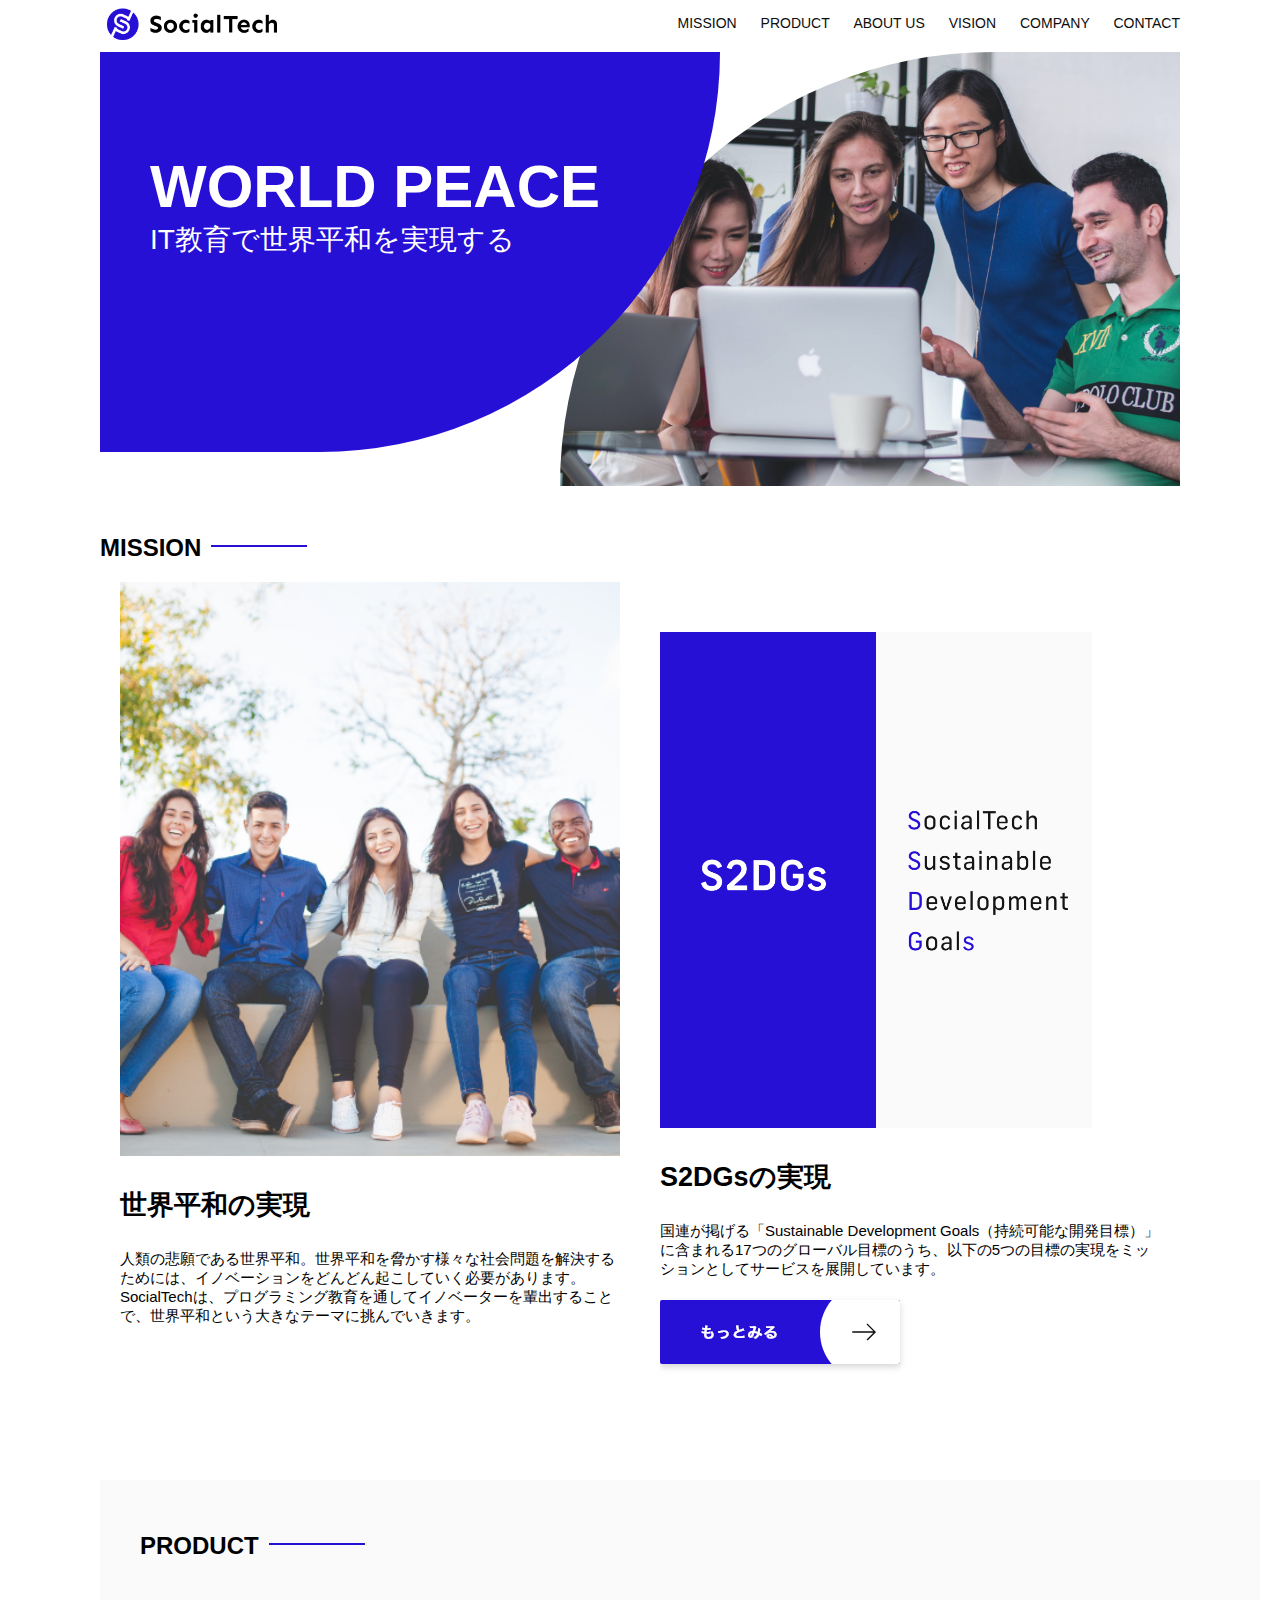
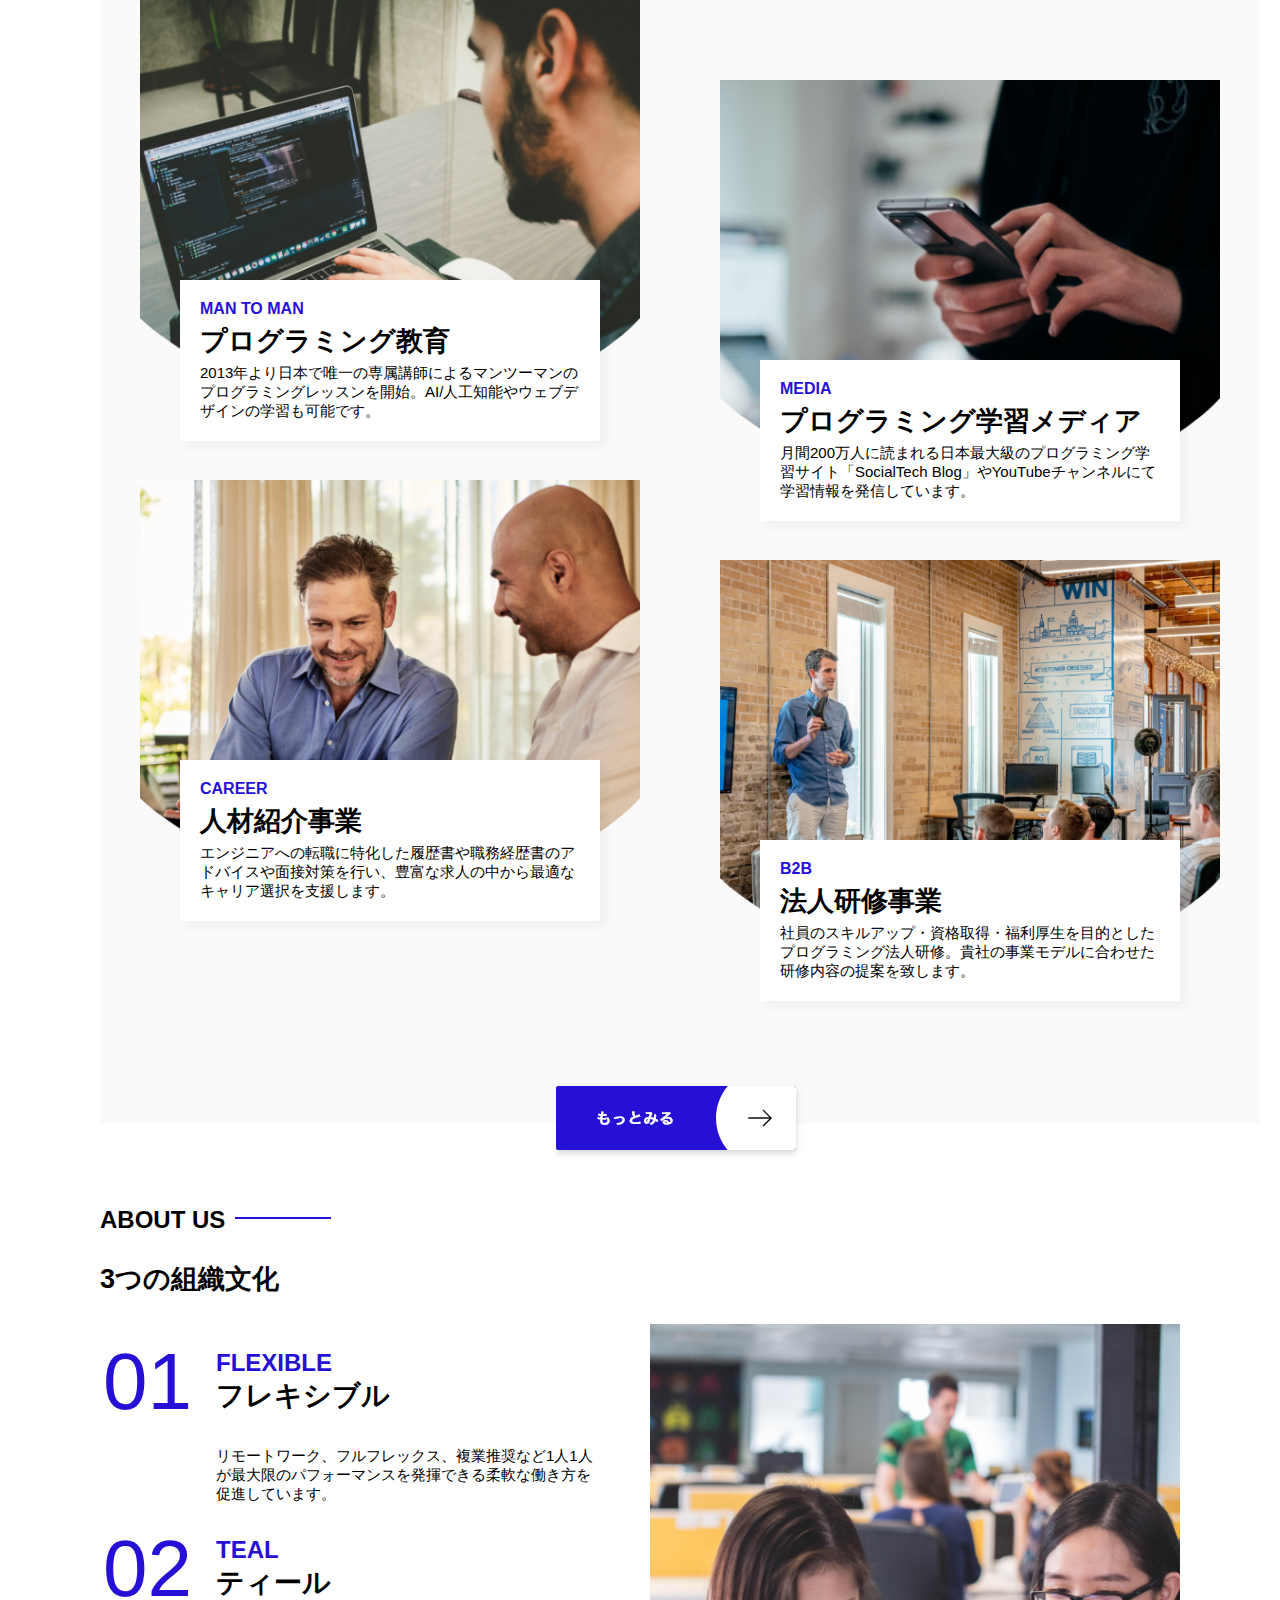
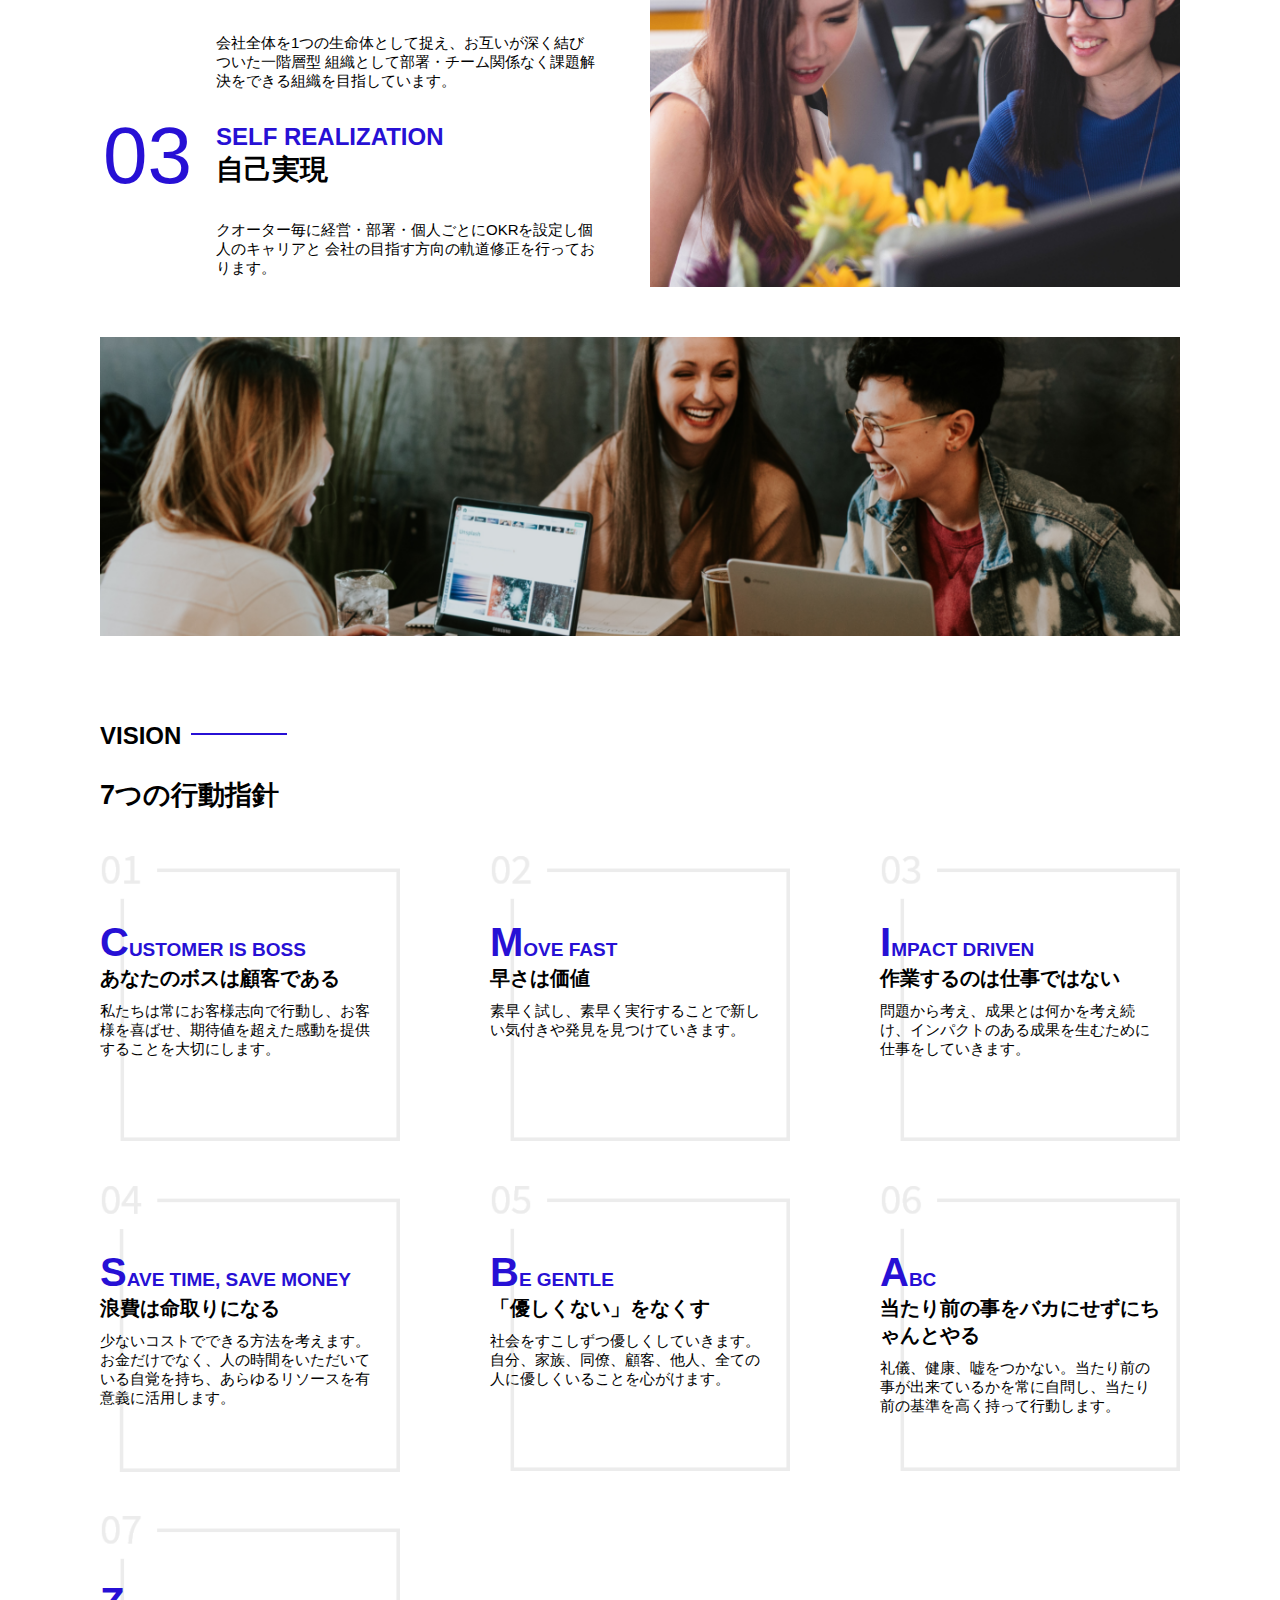
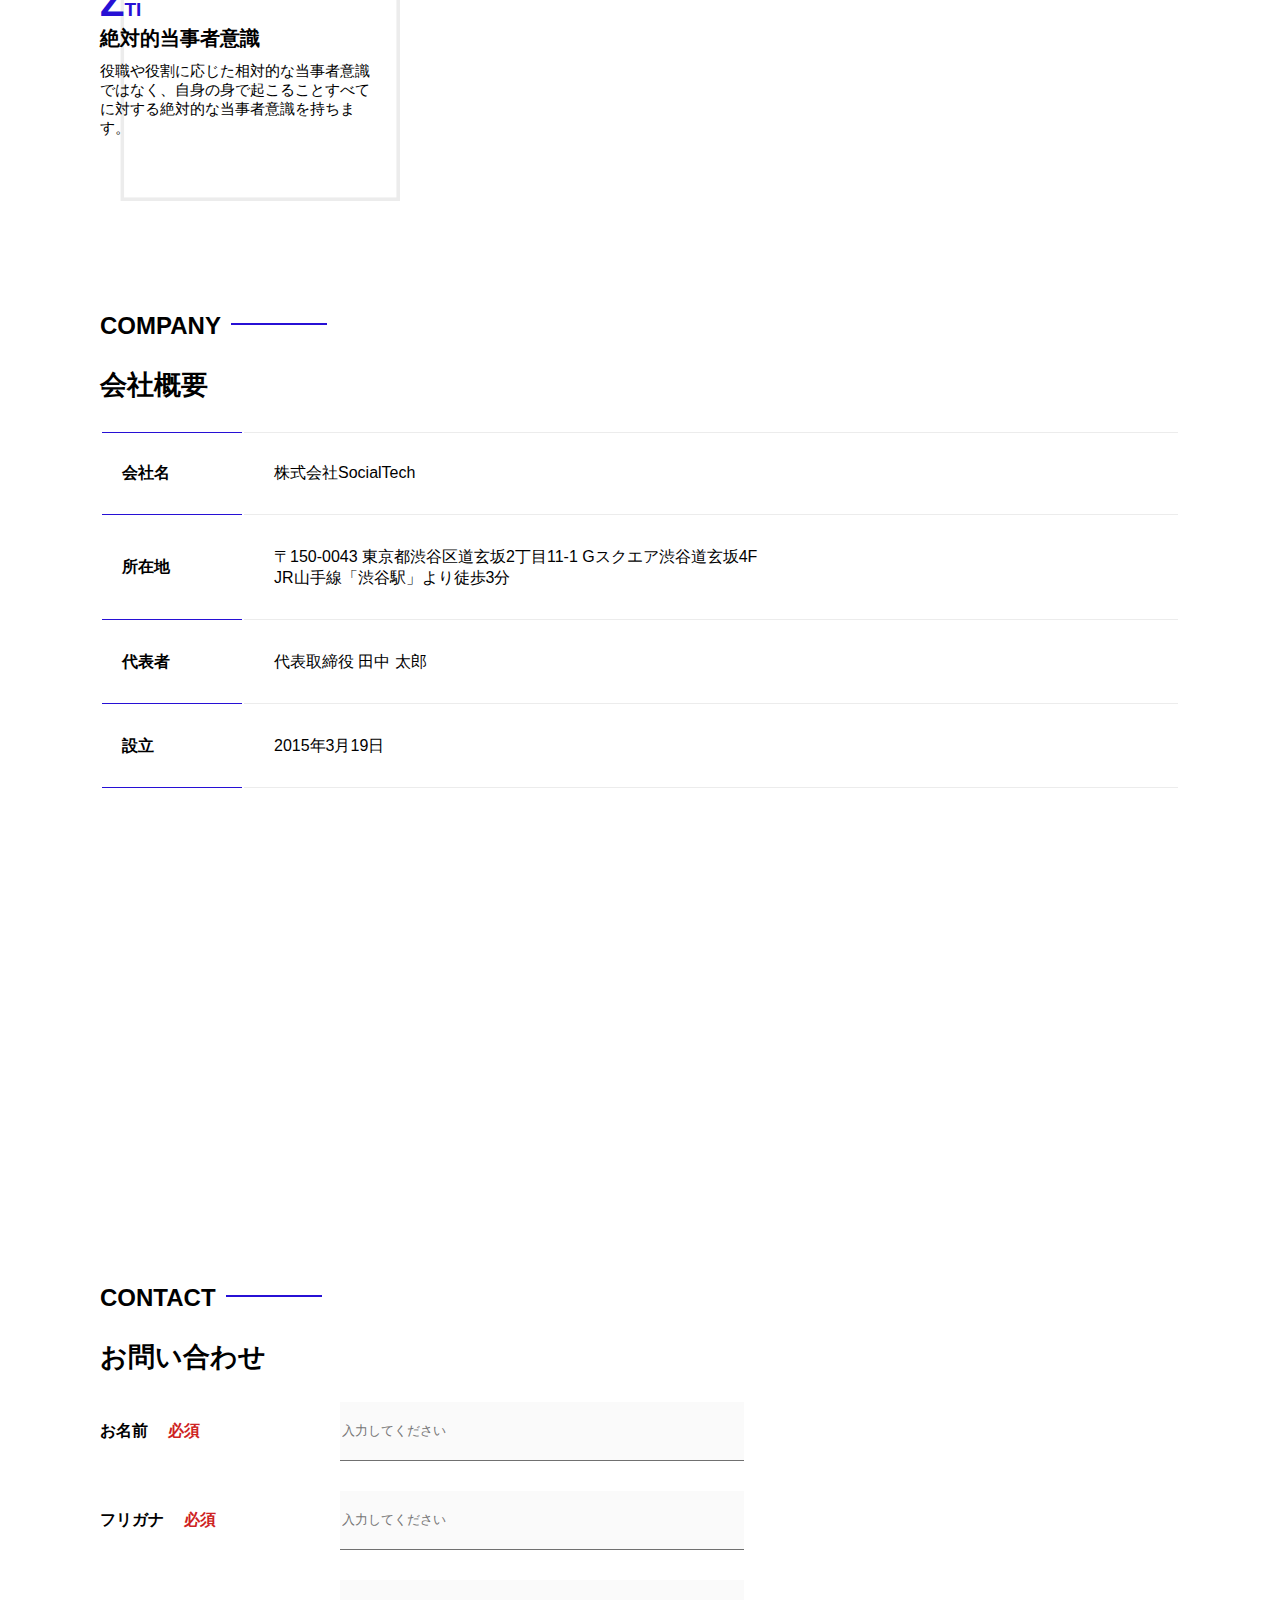
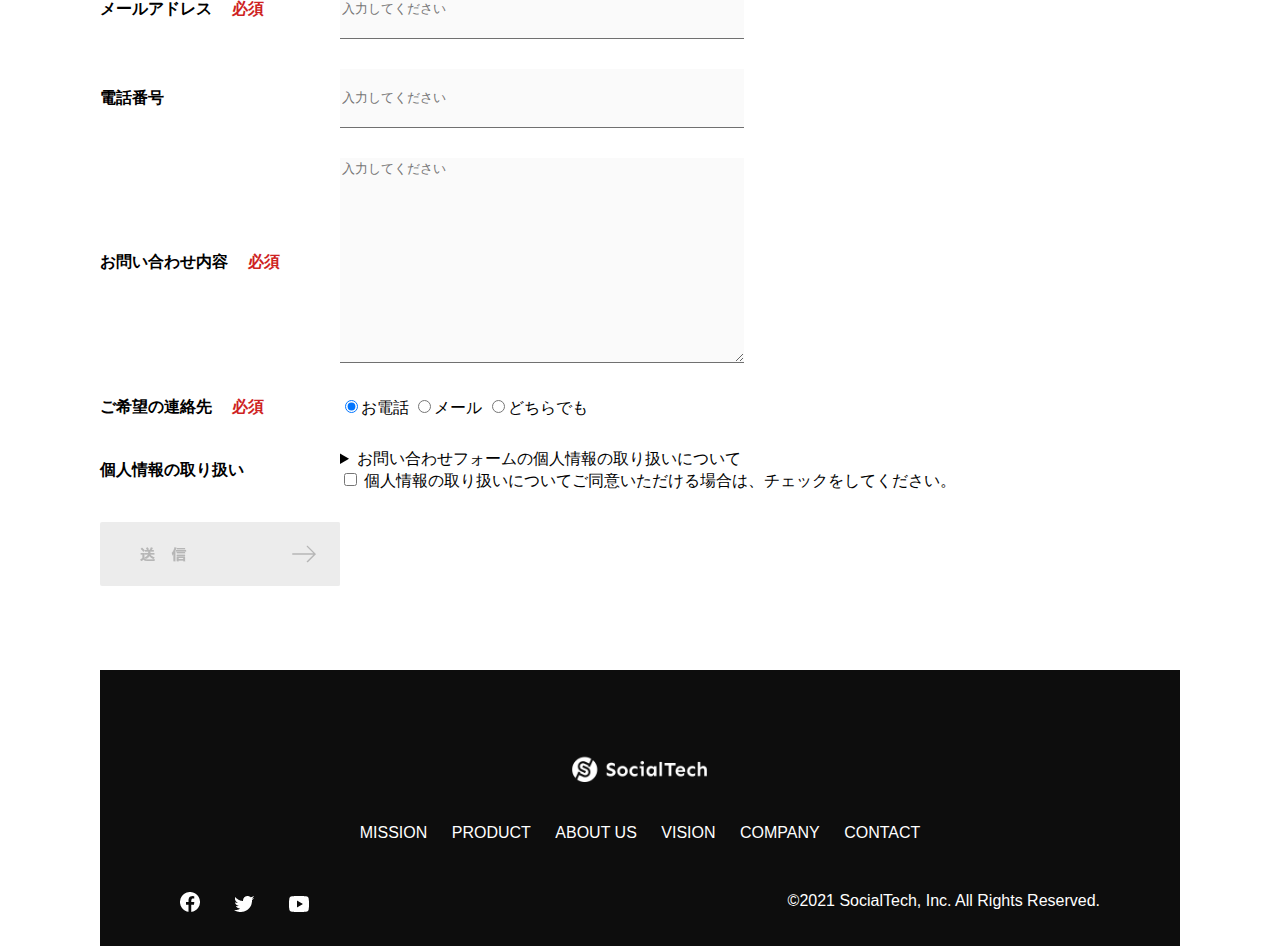
<file: kadai_tutorial_output/index.html>
<!DOCTYPE html>
<html>
  <head>
    <title>SocialTech</title>
    <meta charset="UTF-8" />
    <meta
      name="description"
      content="SocialTechはEdTech業界のリーディングカンパニーを目指します。"
    />
    <meta name="viewport" content="width=device-width, initial-scale=1.0" />
    <link rel="stylesheet" href="style.css" />
  </head>
  <body>
    <!-- ヘッダー -->
    <header>
      <!-- ロゴ -->
      <a href="index.html" id="logo"
        ><img src="images/logo.png" alt="トップページに戻る"/></a>

      <!-- PC用ナビゲーション -->
      <nav id="nav-pc">
        <a href="mission.html">MISSION</a>
        <a href="product.html">PRODUCT</a>
        <a href="index.html#aboutus">ABOUT US</a>
        <a href="index.html#vision">VISION</a>
        <a href="index.html#company">COMPANY</a>
        <a href="index.html#contact">CONTACT</a>
      </nav>
      <!-- スマホ用メニューボタン -->
    <img id="menu-sp" src="images/button-menu.png" alt="ナビゲーションを開く" onclick="document.getElementById('nav-sp').style.display = 'block'">

    <!-- スマホ用ナビゲーション -->
    <nav id="nav-sp">
      <img id="close" src="images/button-close.png" alt="ナビゲーションを閉じる" onclick="document.getElementById('nav-sp').style.display = 'none'">
      <a id="logo-sp" href="index.html" onclick="document.getElementById('nav-sp').style.display = 'none'"><img
          src="images/logo-sp.png" alt="トップページに戻る"></a>
      <a class="menu" href="mission.html" onclick="document.getElementById('nav-sp').style.display = 'none'">MISSION</a>
      <a class="menu" href="product.html" onclick="document.getElementById('nav-sp').style.display = 'none'">PRODUCT</a>
      <a class="menu" href="index.html#aboutus" onclick="document.getElementById('nav-sp').style.display = 'none'">ABOUT
        US</a>
      <a class="menu" href="index.html#vision"
        onclick="document.getElementById('nav-sp').style.display = 'none'">VISION</a>
      <a class="menu" href="index.html#company"
        onclick="document.getElementById('nav-sp').style.display = 'none'">COMPANY</a>
      <a class="menu" href="index.html#contact"
        onclick="document.getElementById('nav-sp').style.display = 'none'">CONTACT</a>
      <div id="sns">
        <a href="https://www.facebook.com/sejuku2013"><img src="images/button-facebook.png" alt="Facebookのリンク"></a>
        <a href="https://twitter.com/samuraijuku"><img src="images/button-twitter.png" alt="Twitterのリンク"></a>
        <a href="https://www.youtube.com/channel/UCCFOQO5aDK0xXam4cUQXT8g"><img src="images/button-youtube.png" alt="YouTubeのリンク"></a>
      </div>
    </nav>
    </header>
    <main>
      <article>
        <!-- メインビジュアル -->
        <section id="main-visual">
          <div id="main-message">
            <h1>WORLD PEACE</h1>
            <p>IT教育で世界平和を実現する</p>
          </div>
          <img
            src="images/index/index-main.png"
            alt="PCの周りに集まる多国籍の仲間たち"
          />
        </section>
        <!--ミッション-->
        <section id="mission">
          <h2 class="index-h2">MISSION</h2>
          <div id="mission-flex">
            <div>
              <img
                id="mission-photo"
                src="images/index/index-mission.png"
                alt="屋外のベンチで写真を撮影する多国籍の仲間たち"
              />
              <h3>世界平和の実現</h3>
              <p>
                人類の悲願である世界平和。世界平和を脅かす様々な社会問題を解決するためには、イノベーションをどんどん起こしていく必要があります。SocialTechは、プログラミング教育を通してイノベーターを輩出することで、世界平和という大きなテーマに挑んでいきます。
              </p>
            </div>
            <div>
              <img id="s2dgs" src="images/index/s2dgs.png" alt="S2DGs" />
              <h3>S2DGsの実現</h3>
              <p>
                国連が掲げる「Sustainable Development
                Goals（持続可能な開発目標）」に含まれる17つのグローバル目標のうち、以下の5つの目標の実現をミッションとしてサービスを展開しています。
              </p>
              <a href="mission.html">
                <img src="images/button-more.png" alt="もっとみる" />
              </a>
            </div>
          </div>
        </section>
        <!-- プロダクト -->
        <section id="product">
          <h2 class="index-h2">PRODUCT</h2>
          <div>
            <div id="product-left">
              <div>
                <img
                  class="product-photo"
                  src="images/index/index-mantoman.png"
                  alt="PCでコードを書く男性"
                />
                <div class="product-explain">
                  <span>MAN TO MAN</span>
                  <h3>プログラミング教育</h3>
                  <p>
                    2013年より日本で唯一の専属講師によるマンツーマンのプログラミングレッスンを開始。AI/人工知能やウェブデザインの学習も可能です。
                  </p>
                </div>
              </div>
              <div>
                <img
                  class="product-photo"
                  src="images/index/index-career.png"
                  alt="笑顔で話し合う2人の男性"
                />
                <div class="product-explain">
                  <span>CAREER</span>
                  <h3>人材紹介事業</h3>
                  <p>
                    エンジニアへの転職に特化した履歴書や職務経歴書のアドバイスや面接対策を行い、豊富な求人の中から最適なキャリア選択を支援します。
                  </p>
                </div>
              </div>
            </div>
            <div id="product-right">
              <div>
                <img
                  class="product-photo"
                  src="images/index/index-media.png"
                  alt="スマートフォンを操作する人"
                />
                <div class="product-explain">
                  <span>MEDIA</span>
                  <h3>プログラミング学習メディア</h3>
                  <p>
                    月間200万人に読まれる日本最大級のプログラミング学習サイト「SocialTech
                    Blog」やYouTubeチャンネルにて学習情報を発信しています。
                  </p>
                </div>
              </div>
              <div>
                <img
                  class="product-photo"
                  src="images/index/index-b2b.png"
                  alt="講演中の男性とそれを聴く人々"
                />
                <div class="product-explain">
                  <span>B2B</span>
                  <h3>法人研修事業</h3>
                  <p>
                    社員のスキルアップ・資格取得・福利厚生を目的としたプログラミング法人研修。貴社の事業モデルに合わせた研修内容の提案を致します。
                  </p>
                </div>
              </div>
            </div>
          </div>
          <div>
            <a id="product-more" href="product.html">
              <img src="images/button-more.png" alt="もっとみる" />
            </a>
          </div>
        </section>
        <!---ABOUT US-->
        <section id="aboutus">
          <h2 class="index-h2">ABOUT US</h2>
          <h3>3つの組織文化</h3>
          <div>
            <table class="culture-table">
              <tr>
                <td>
                  <span class="culture-num">01</span>
                </td>
                <td>
                  <span class="culture-en">FLEXIBLE</span>
                  <span class="culture-jp">フレキシブル</span>
                </td>
              </tr>
              <tr>
                <td>
                  <!--空のセル-->
                </td>
                <td>
                  <p class="culture-description">
                    リモートワーク、フルフレックス、複業推奨など1人1人が最大限のパフォーマンスを発揮できる柔軟な働き方を促進しています。
                  </p>
                </td>
              </tr>
              <tr>
                <td>
                  <span class="culture-num">02</span>
                </td>
                <td>
                  <span class="culture-en">TEAL</span>
                  <span class="culture-jp">ティール</span>
                </td>
              </tr>
              <tr>
                <td>
                  <!--空のセル-->
                </td>
                <td>
                  <p class="culture-description">
                    会社全体を1つの生命体として捉え、お互いが深く結びついた一階層型
                    組織として部署・チーム関係なく課題解決をできる組織を目指しています。
                  </p>
                </td>
              </tr>
              <tr>
                <td>
                  <span class="culture-num">03</span>
                </td>
                <td>
                  <span class="culture-en">SELF REALIZATION</span>
                  <span class="culture-jp">自己実現</span>
                </td>
              </tr>
              <tr>
                <td>
                  <!--空のセル-->
                </td>
                <td>
                  <p class="culture-description">
                    クオーター毎に経営・部署・個人ごとにOKRを設定し個人のキャリアと
                    会社の目指す方向の軌道修正を行っております。
                  </p>
                </td>
              </tr>
            </table>
            <img
              class="culture-img"
              src="images/index/index-aboutus1.png"
              alt="笑顔で話し合う2人の女性"
            />
          </div>
          <img
            class="culture-img2"
            src="images/index/index-aboutus2.png"
            alt="笑顔で話し合う3人の男女"
          />
        </section>
        <!-- VISION -->
        <section id="vision">
          <h2 class="index-h2">VISION</h2>
          <h3>7つの行動指針</h3>
          <div>
            <div class="vision-box">
              <img src="images/index/vision-01.png" alt="01" />
              <span>
                <h4>CUSTOMER IS BOSS</h4>
                <h5>あなたのボスは顧客である</h5>
                <p>
                  私たちは常にお客様志向で行動し、お客様を喜ばせ、期待値を超えた感動を提供することを大切にします。
                </p>
              </span>
            </div>
            <div class="vision-box">
              <img src="images/index/vision-02.png" alt="02" />
              <span>
                <h4>MOVE FAST</h4>
                <h5>早さは価値</h5>
                <p>
                  素早く試し、素早く実行することで新しい気付きや発見を見つけていきます。
                </p>
              </span>
            </div>
            <div class="vision-box">
              <img src="images/index/vision-03.png" alt="03" />
              <span>
                <h4>IMPACT DRIVEN</h4>
                <h5>作業するのは仕事ではない</h5>
                <p>
                  問題から考え、成果とは何かを考え続け、インパクトのある成果を生むために仕事をしていきます。
                </p>
              </span>
            </div>
            <div class="vision-box">
              <img src="images/index/vision-04.png" alt="04" />
              <span>
                <h4>SAVE TIME, SAVE MONEY</h4>
                <h5>浪費は命取りになる</h5>
                <p>
                  少ないコストでできる方法を考えます。お金だけでなく、人の時間をいただいている自覚を持ち、あらゆるリソースを有意義に活用します。
                </p>
              </span>
            </div>
            <div class="vision-box">
              <img src="images/index/vision-05.png" alt="05" />
              <span>
                <h4>BE GENTLE</h4>
                <h5>「優しくない」をなくす</h5>
                <p>
                  社会をすこしずつ優しくしていきます。自分、家族、同僚、顧客、他人、全ての人に優しくいることを心がけます。
                </p>
              </span>
            </div>
            <div class="vision-box">
              <img src="images/index/vision-06.png" alt="06" />
              <span>
                <h4>ABC</h4>
                <h5>当たり前の事をバカにせずにちゃんとやる</h5>
                <p>
                  礼儀、健康、嘘をつかない。当たり前の事が出来ているかを常に自問し、当たり前の基準を高く持って行動します。
                </p>
              </span>
            </div>
            <div class="vision-box">
              <img src="images/index/vision-07.png" alt="07" />
              <span>
                <h4>ZTI</h4>
                <h5>絶対的当事者意識</h5>
                <p>
                  役職や役割に応じた相対的な当事者意識ではなく、自身の身で起こることすべてに対する絶対的な当事者意識を持ちます。
                </p>
              </span>
            </div>
          </div>
        </section>
        <!-- CASES -->

        <!-- COMPANY -->
        <section id="company">
          <h2 class="index-h2">COMPANY</h2>
          <h3>会社概要</h3>
          <table id="company-table">
            <tr>
              <th class="tableheader-first">会社名</th>
              <td class="cell-first">株式会社SocialTech</td>
            </tr>
            <tr>
              <th class="tableheader">所在地</th>
              <td class="cell">
                〒150-0043 東京都渋谷区道玄坂2丁目11-1 Gスクエア渋谷道玄坂4F<br />JR山手線「渋谷駅」より徒歩3分
              </td>
            </tr>
            <tr>
              <th class="tableheader">代表者</th>
              <td class="cell">代表取締役 田中 太郎</td>
            </tr>
            <tr>
              <th class="tableheader">設立</th>
              <td class="cell">2015年3月19日</td>
            </tr>
          </table>
          <iframe
            src="https://www.google.com/maps/embed?pb=!1m18!1m12!1m3!1d3241.7759544892483!2d139.69399665123464!3d35.65789123876098!2m3!1f0!2f0!3f0!3m2!1i1024!2i768!4f13.1!3m3!1m2!1s0x60188caa0042e8d1%3A0xba130bea826a7aa2!2z44CSMTUwLTAwNDMg5p2x5Lqs6YO95riL6LC35Yy66YGT546E5Z2C77yS5LiB55uu77yR77yR4oiS77yR!5e0!3m2!1sja!2sjp!4v1636872991912!5m2!1sja!2sjp"
            style="border: 0"
            allowfullscreen=""
            loading="lazy"
          >
          </iframe>
        </section>
        <!-- お問い合わせフォーム -->
        <section id="contact">
          <h2 class="index-h2">CONTACT</h2>
          <h3>お問い合わせ</h3>
          <form>
            <div>
              <div class="contact-heading">
                <label class="contact-label"
                  >お名前<span class="contact-span">必須</span></label
                >
              </div>
              <div class="contact-form">
                <input
                  type="text"
                  name="name"
                  placeholder="入力してください"
                  class="contact-textbox"
                />
              </div>
            </div>
            <div>
              <div class="contact-heading">
                <label class="contact-label"
                  >フリガナ<span class="contact-span">必須</span></label
                >
              </div>
              <div>
                <input
                  type="text"
                  name="hurigana"
                  placeholder="入力してください"
                  class="contact-textbox"
                />
              </div>
            </div>
            <div>
              <div class="contact-heading">
                <label class="contact-label"
                  >メールアドレス<span class="contact-span">必須</span></label
                >
              </div>
              <div>
                <input
                  type="text"
                  name="email"
                  placeholder="入力してください"
                  class="contact-textbox"
                />
              </div>
            </div>
            <div>
              <div class="contact-heading">
                <label class="contact-label">電話番号</label>
              </div>
              <div>
                <input
                  type="text"
                  name="tel"
                  placeholder="入力してください"
                  class="contact-textbox"
                />
              </div>
            </div>
            <div>
              <div class="contact-heading">
                <label class="contact-label"
                  >お問い合わせ内容<span class="contact-span">必須</span></label
                >
              </div>
              <div>
                <textarea
                  class="contact-textarea"
                  placeholder="入力してください"
                  name="message"
                ></textarea>
              </div>
            </div>
            <div>
              <div class="contact-heading">
                <label class="contact-label"
                  >ご希望の連絡先<span class="contact-span">必須</span></label
                >
              </div>
              <div>
                <input
                  class="radiobutton"
                  type="radio"
                  value="tel"
                  name="contact"
                  checked
                /><label>お電話</label>
                <input
                  class="radiobutton"
                  type="radio"
                  value="mail"
                  name="contact"
                /><label>メール</label>
                <input
                  class="radiobutton"
                  type="radio"
                  value="both"
                  name="contact"
                /><label>どちらでも</label>
              </div>
            </div>
            <div>
              <div class="contact-heading">
                <label class="contact-label">個人情報の取り扱い</label>
              </div>
              <div>
                <details>
                  <summary>
                    お問い合わせフォームの個人情報の取り扱いについて
                  </summary>
                  <div>
                    <span>１．組織の名称又は氏名</span><br />
                    株式会社SocialTech<br /><br />
                    <span
                      >２．個人情報保護管理者（若しくはその代理人）の氏名又は職名、所属及び連絡先
                      鈴木 一郎 コーポレート部</span
                    ><br />
                    メールアドレス：support@socialtech.net<br />
                    TEL：03-xxxx-xxxx<br />
                    <span>３．個人情報の利用目的</span><br />
                    ・本サービス及び本サービスに関連する情報の提供又はそれらに関する連絡のため<br />
                    ・ユーザーの本人確認のため<br />
                    ・当社サービスのご案内のため<br />
                    ・当社の商品等の広告または宣伝（電子メールによるものを含むものとします。）<br /><br />
                    <span>４．個人情報の取り扱い業務の委託</span><br />
                    個人情報の取扱業務の全部または一部を外部に業務委託する場合があります。<br />
                    その際、弊社は、個人情報を適切に保護できる管理体制を敷き実行していることを条件として<br />
                    委託先を厳選したうえで、機密保持契約を委託先と締結し、お客様の個人情報を厳密に管理させます。<br /><br />
                    <span>５．個人情報の開示等の請求</span><br />
                    お客様は、弊社に対してご自身の個人情報の開示等（利用目的の通知、開示、内容の訂正・追加・削除、利用の停止または消去、第三者への提供の停止）に関して、当社問合わせ窓口に申し出ることができます。<br />
                    その際、弊社はお客様ご本人を確認させていただいたうえで、合理的な期間内に対応いたします。<br /><br />
                    なお、個人情報に関する弊社問合わせ先は、次の通りです。<br /><br />
                    株式会社SocialTech　個人情報問合せ窓口<br />
                    〒150-0043　東京都渋谷区道玄坂2丁目11-1 Ｇスクエア渋谷道玄坂
                    4F<br />
                    メールアドレス：support@socialtech.net　TEL：03-xxxx-xxxx<br /><br />
                    <span>６．個人情報を提供されることの任意性について</span
                    ><br /><br />
                    お客様がご自身の個人情報を弊社に提供されるか否かは、お客様のご判断によりますが、もしご提供されない場合には、適切なサービスが提供できない場合がありますので予めご了承ください。
                  </div>
                </details>
                <input type="checkbox" name="agree" />
                <span
                  >個人情報の取り扱いについてご同意いただける場合は、チェックをしてください。</span
                >
              </div>
            </div>
            <input
              type="image"
              value="Submit"
              src="images/button-submit.png"
              alt="送信する"
            />
          </form>
        </section>
      </article>
      <footer>
        <div id="footer-logo">
          <img src="images/logo-sp.png" alt="SocialTech" />
        </div>
        <div id="footer-link">
          <a href="mission.html">MISSION</a>
          <a href="product.html">PRODUCT</a>
          <a href="index.html#aboutus">ABOUT US</a>
          <a href="index.html#vision">VISION</a>
          <a href="index.html#company">COMPANY</a>
          <a href="index.html#contact">CONTACT</a>
        </div>
        <div id="sns-footer">
          <a href="https://www.facebook.com/sejuku2013"
            ><img src="images/button-facebook.png" alt="Facebookのリンク"
          /></a>
          <a href="https://twitter.com/samuraijuku"
            ><img src="images/button-twitter.png" alt="Twitterのリンク"
          /></a>
          <a href="https://www.youtube.com/channel/UCCFOQO5aDK0xXam4cUQXT8g"
            ><img src="images/button-youtube.png" alt="YouTubeのリンク"
          /></a>
          <span id="copyright"
            >&copy;2021 SocialTech, Inc. All Rights Reserved.
          </span>
        </div>
      </footer>
    </main>
  </body>
</html>
</file>
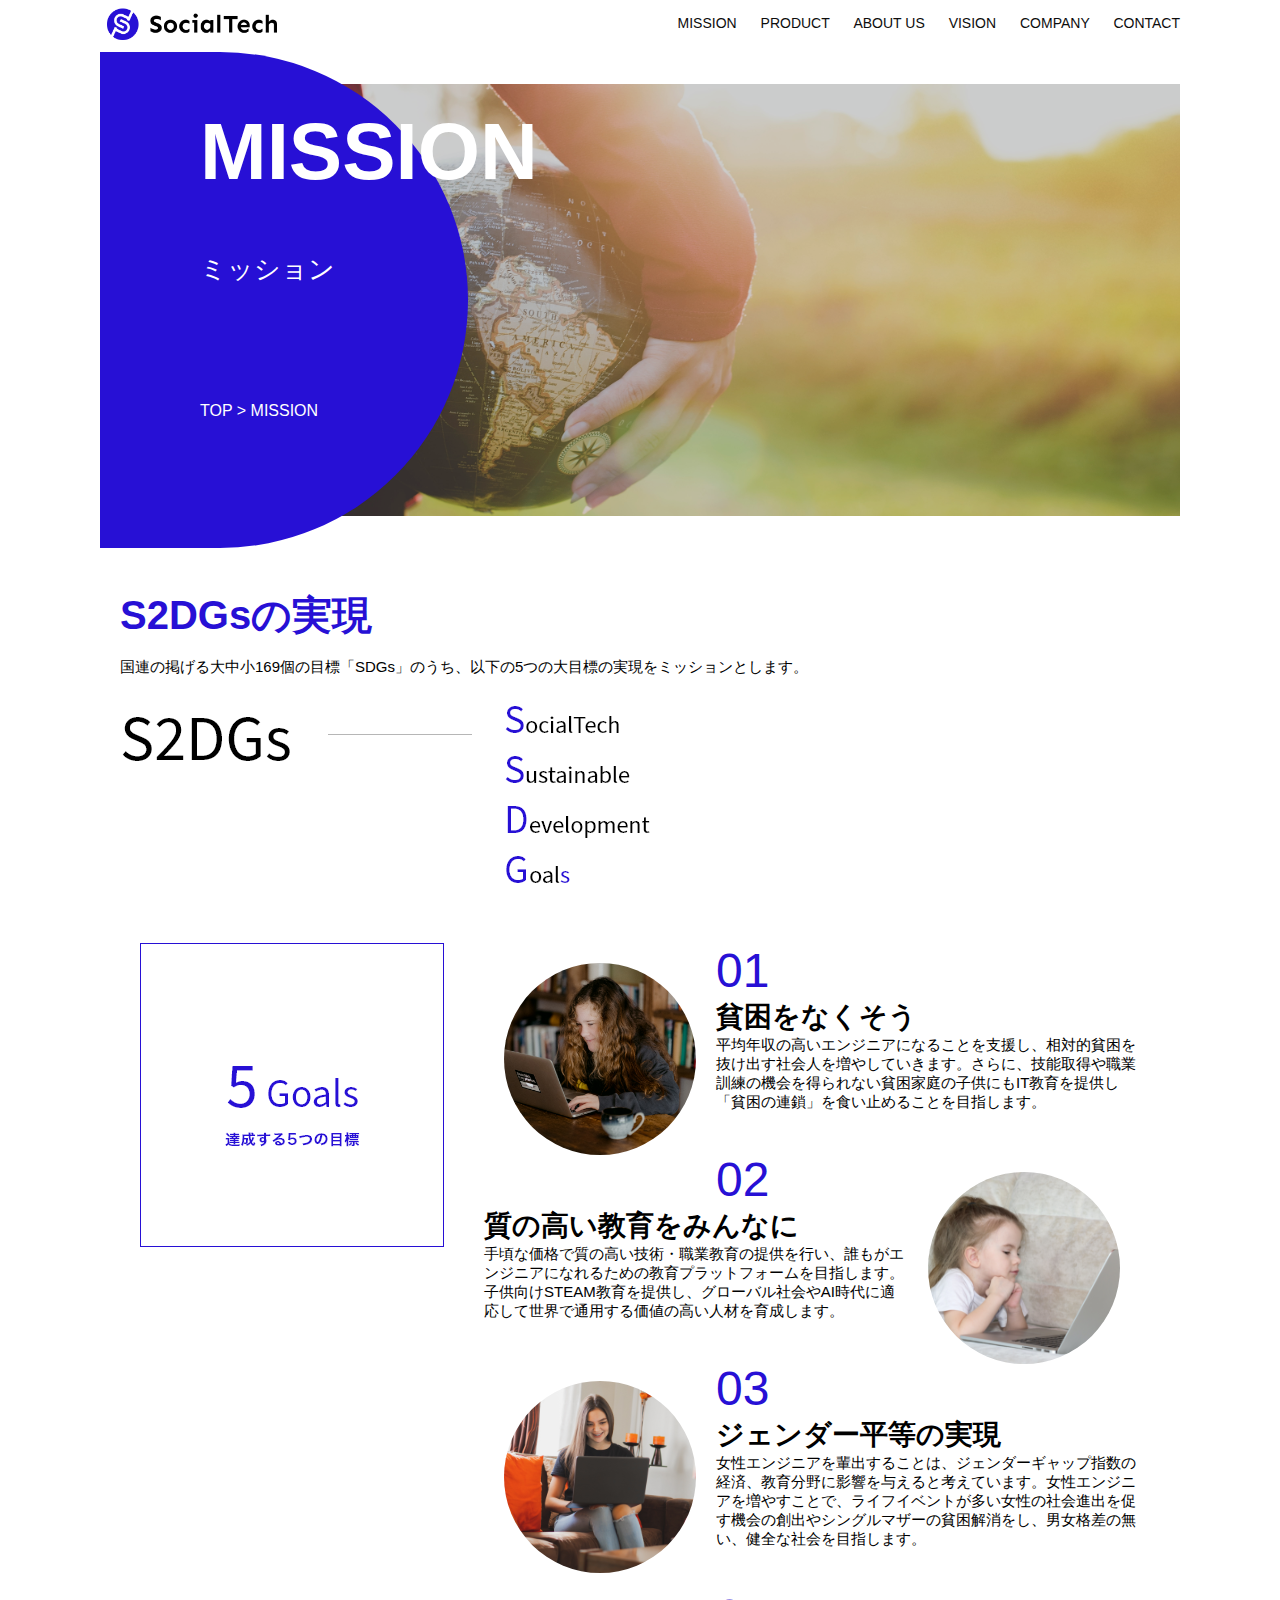
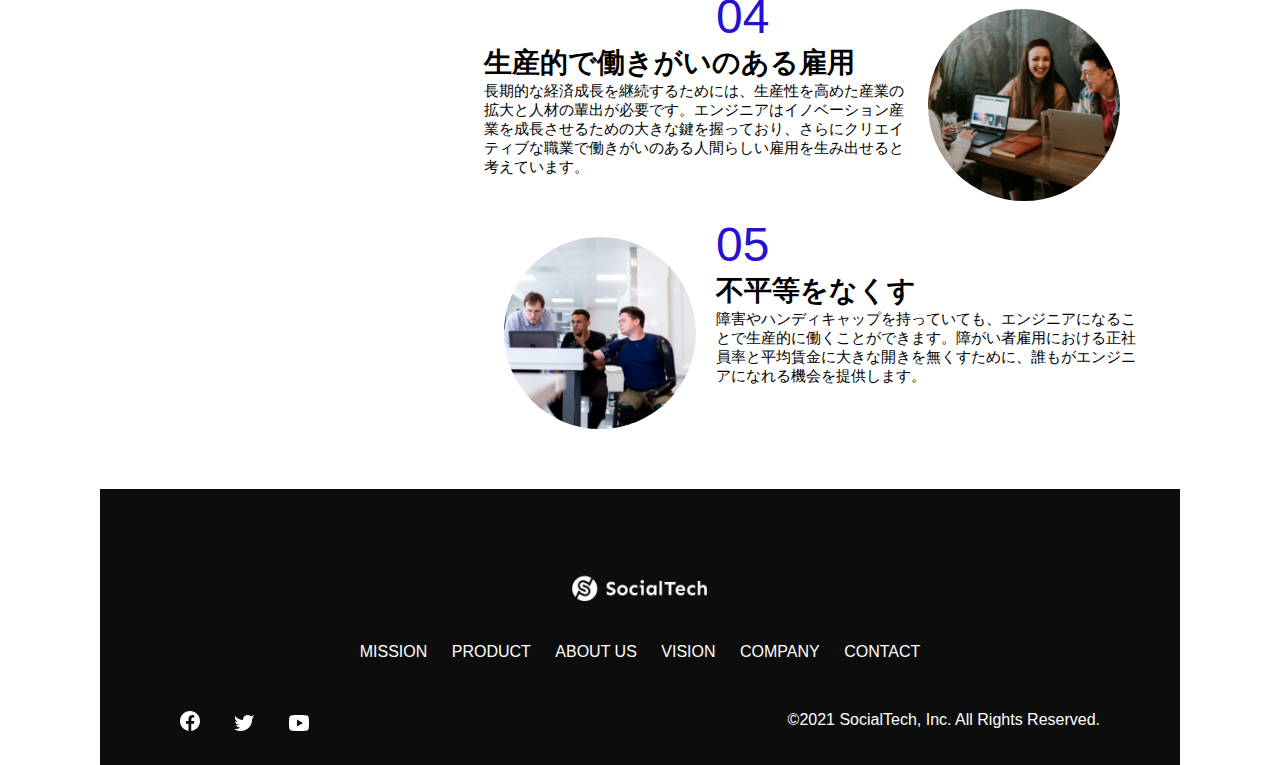
<file: kadai_tutorial_output/mission.html>
<!DOCTYPE html>
<html>
<head>
  <title>SocialTech - MISSION ミッション</title>
  <meta charset="UTF-8">
  <meta name="description" content="SocialTechが目指す5つの目標（S2DGs）を紹介します">
  <meta name="viewport" content="width=device-width, initial-scale=1.0">
  <link rel="stylesheet" href="style.css">
</head>

<body>
  <!-- ヘッダー -->
  <header>
    <!-- ロゴ -->
    <a href="index.html" id="logo"><img src="images/logo.png" alt="トップページに戻る"></a>

    <!-- PC用ナビゲーション -->
    <nav id="nav-pc">
      <a href="mission.html">MISSION</a>
      <a href="product.html">PRODUCT</a>
      <a href="index.html#aboutus">ABOUT US</a>
      <a href="index.html#vision">VISION</a>
      <a href="index.html#company">COMPANY</a>
      <a href="index.html#contact">CONTACT</a>
    </nav>

    <!-- スマホ用メニューボタン -->
    <img id="menu-sp" src="images/button-menu.png" alt="ナビゲーションを開く" onclick="document.getElementById('nav-sp').style.display = 'block'">

    <!-- スマホ用ナビゲーション -->
    <nav id="nav-sp">
      <img id="close" src="images/button-close.png" alt="ナビゲーションを閉じる" onclick="document.getElementById('nav-sp').style.display = 'none'">
      <a id="logo-sp" href="index.html" onclick="document.getElementById('nav-sp').style.display = 'none'"><img
          src="images/logo-sp.png" alt="トップページに戻る"></a>
      <a class="menu" href="mission.html" onclick="document.getElementById('nav-sp').style.display = 'none'">MISSION</a>
      <a class="menu" href="product.html" onclick="document.getElementById('nav-sp').style.display = 'none'">PRODUCT</a>
      <a class="menu" href="index.html#aboutus" onclick="document.getElementById('nav-sp').style.display = 'none'">ABOUT
        US</a>
      <a class="menu" href="index.html#vision"
        onclick="document.getElementById('nav-sp').style.display = 'none'">VISION</a>
      <a class="menu" href="index.html#company"
        onclick="document.getElementById('nav-sp').style.display = 'none'">COMPANY</a>
      <a class="menu" href="index.html#contact"
        onclick="document.getElementById('nav-sp').style.display = 'none'">CONTACT</a>
      <div id="sns">
        <a href="https://www.facebook.com/sejuku2013"><img src="images/button-facebook.png" alt="Facebookのリンク"></a>
        <a href="https://twitter.com/samuraijuku"><img src="images/button-twitter.png" alt="Twitterのリンク"></a>
        <a href="https://www.youtube.com/channel/UCCFOQO5aDK0xXam4cUQXT8g"><img src="images/button-youtube.png" alt="YouTubeのリンク"></a>
      </div>
    </nav>
  </header>
  <main>
    <article>
      <section id="mission-main">
        <div id="mission-title">
          <h1>MISSION</h1>
          <span>ミッション</span>
          <div>TOP > MISSION</div><!-- パンくずリスト -->
        </div>
      </section>
       <section id="mission-s2dgs">
         <h2 class="mission-h2">S2DGsの実現</h2>
         <p>国連の掲げる大中小169個の目標「SDGs」のうち、以下の5つの大目標の実現をミッションとします。</p>
         <img src="images/mission/mission-s2dgs.png" alt="S2DGs">
       </section>
       <section id="mission-5goals">
        <div>
          <img id="s2dgs-image" src="images/mission/mission-5goals.png" alt="5Goals">
        </div>
         <div>
           <div>
             <img class="fivegoals-image-left" src="images/mission/mission-5goals01.png" alt="PCを操作する女の子">
             <span class="fivegoals-number">01</span>
             <h3 class="fivegoals-h3">貧困をなくそう</h3>
             <p class="fivegoals-p">
               平均年収の高いエンジニアになることを支援し、相対的貧困を抜け出す社会人を増やしていきます。さらに、技能取得や職業訓練の機会を得られない貧困家庭の子供にもIT教育を提供し「貧困の連鎖」を食い止めることを目指します。
             </p>
           </div>
   
           <div>
             <img class="fivegoals-image-right" src="images/mission/mission-5goals02.png" alt="PCを見つめる小さい女の子">
             <span class="fivegoals-number">02</span>
             <h3 class="fivegoals-h3">質の高い教育をみんなに</h3>
             <p class="fivegoals-p">
               手頃な価格で質の高い技術・職業教育の提供を行い、誰もがエンジニアになれるための教育プラットフォームを目指します。子供向けSTEAM教育を提供し、グローバル社会やAI時代に適応して世界で通用する価値の高い人材を育成します。
             </p>
           </div>
   
           <div>
             <img class="fivegoals-image-left" src="images/mission/mission-5goals03.png" alt="PCを操作する女性">
             <span class="fivegoals-number">03</span>
             <h3 class="fivegoals-h3">ジェンダー平等の実現</h3>
             <p class="fivegoals-p">
               女性エンジニアを輩出することは、ジェンダーギャップ指数の経済、教育分野に影響を与えると考えています。女性エンジニアを増やすことで、ライフイベントが多い女性の社会進出を促す機会の創出やシングルマザーの貧困解消をし、男女格差の無い、健全な社会を目指します。
             </p>
           </div>
   
           <div>
             <img class="fivegoals-image-right" src="images/mission/mission-5goals04.png" alt="笑顔で話し合う3人の男女">
             <span class="fivegoals-number">04</span>
             <h3 class="fivegoals-h3">生産的で働きがいのある雇用</h3>
             <p class="fivegoals-p">
               長期的な経済成長を継続するためには、生産性を高めた産業の拡大と人材の輩出が必要です。エンジニアはイノベーション産業を成長させるための大きな鍵を握っており、さらにクリエイティブな職業で働きがいのある人間らしい雇用を生み出せると考えています。
             </p>
           </div>
   
           <div>
             <img class="fivegoals-image-left" src="images/mission/mission-5goals05.png" alt="障害を持つ男性が生き生きと働く様子">
             <span class="fivegoals-number">05</span>
             <h3 class="fivegoals-h3">不平等をなくす</h3>
             <p class="fivegoals-p">
               障害やハンディキャップを持っていても、エンジニアになることで生産的に働くことができます。障がい者雇用における正社員率と平均賃金に大きな開きを無くすために、誰もがエンジニアになれる機会を提供します。
             </p>
           </div>
         </div>
      </section>
    </article>
    <footer>
      <div id="footer-logo">
        <img src="images/logo-sp.png" alt="SocialTech">
      </div>
      <div id="footer-link">
        <a href="mission.html">MISSION</a>
        <a href="product.html">PRODUCT</a>
        <a href="index.html#aboutus">ABOUT US</a>
        <a href="index.html#vision">VISION</a>
        <a href="index.html#company">COMPANY</a>
        <a href="index.html#contact">CONTACT</a>
      </div>
      <div id="sns-footer">
        <a href="https://www.facebook.com/sejuku2013"><img src="images/button-facebook.png" alt="Facebookのリンク"></a>
        <a href="https://twitter.com/samuraijuku"><img src="images/button-twitter.png" alt="Twitterのリンク"></a>
        <a href="https://www.youtube.com/channel/UCCFOQO5aDK0xXam4cUQXT8g"><img src="images/button-youtube.png" alt="YouTubeのリンク"></a>
        <span id="copyright">&copy;2021 SocialTech, Inc. All Rights Reserved. </span>
      </div>
    </footer>
  </main>
</body>

</html>
</file>
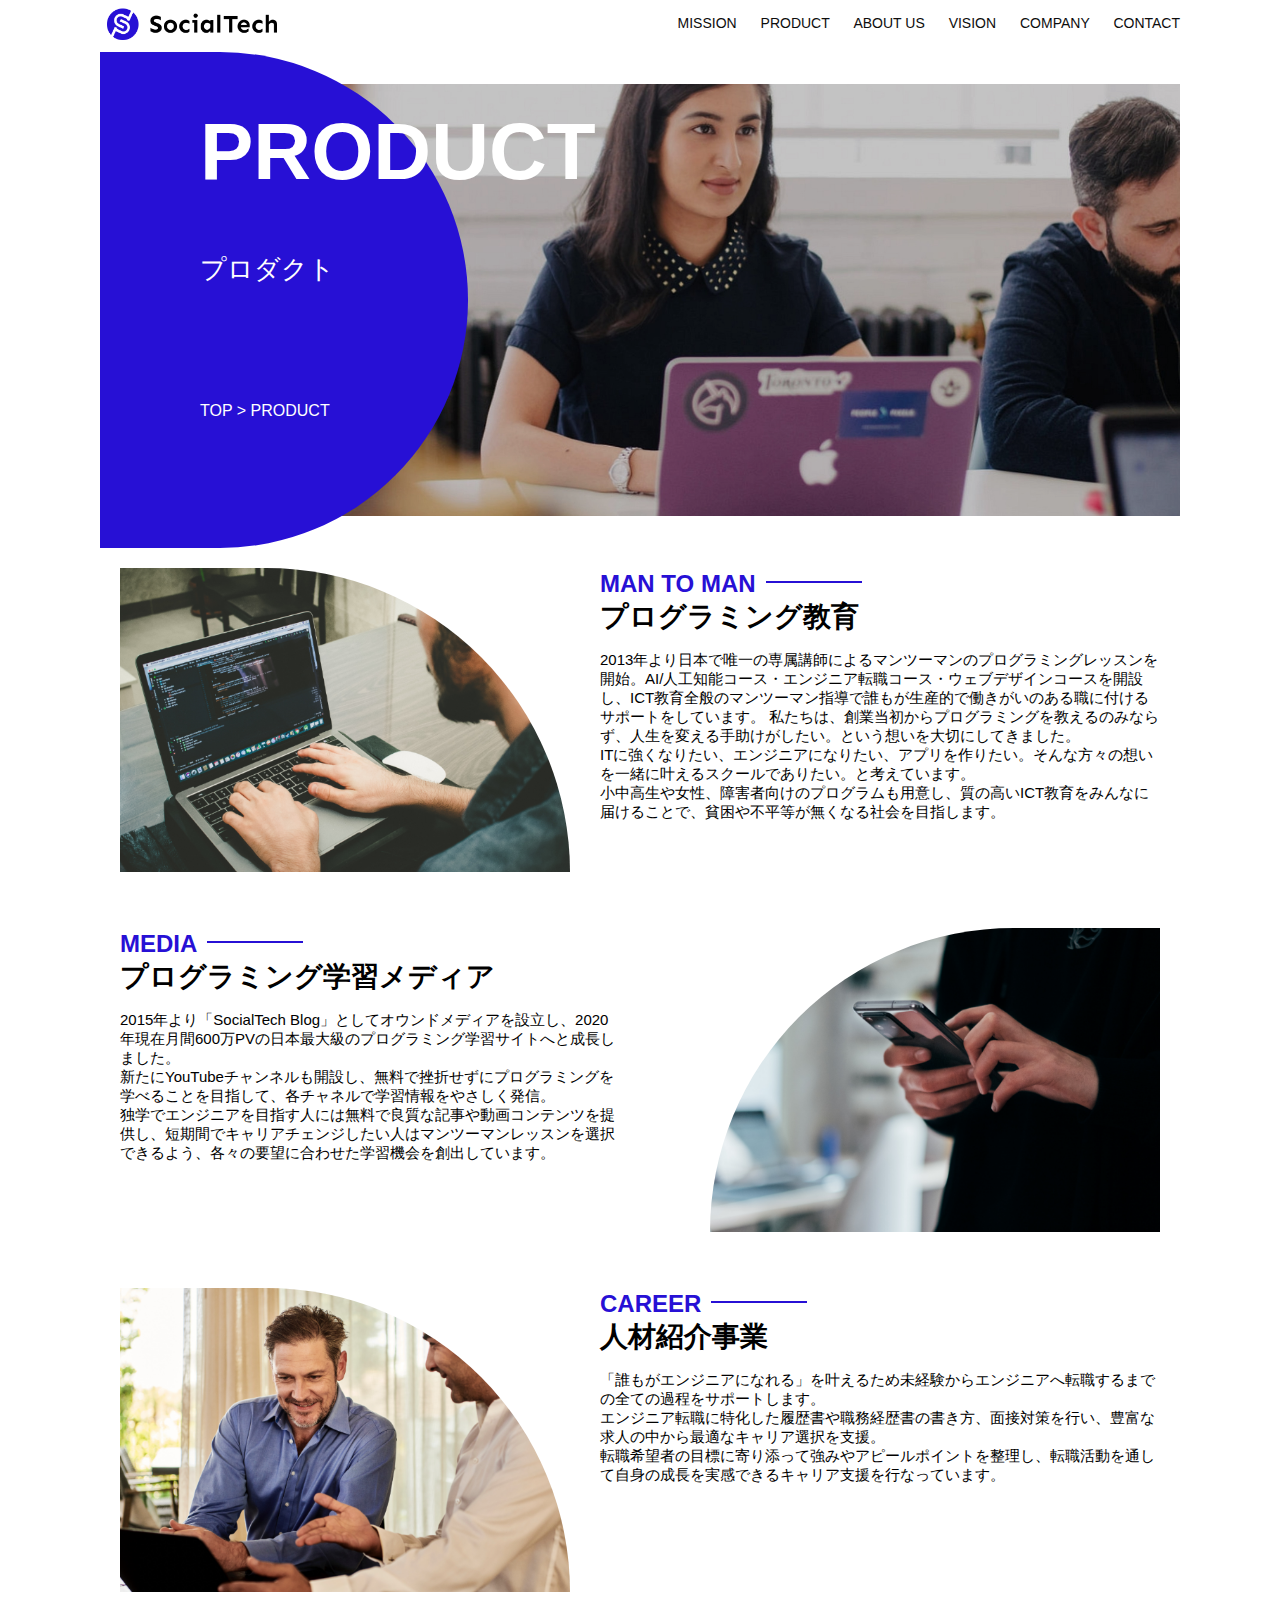
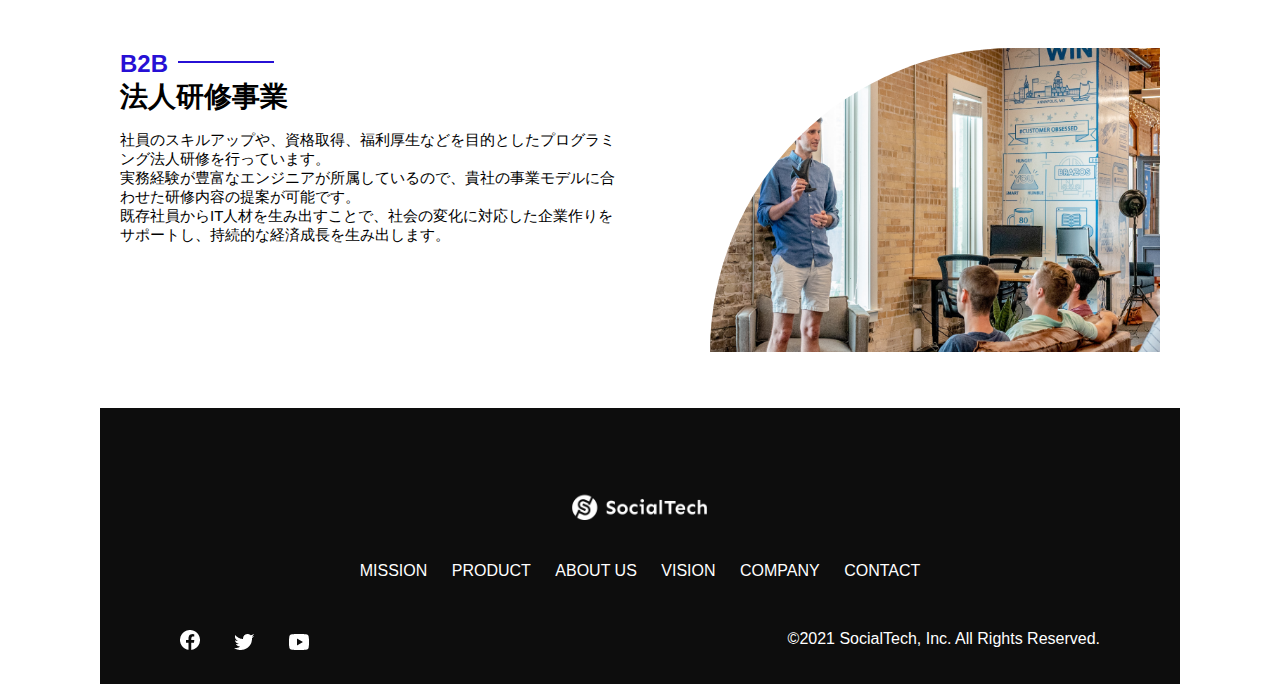
<file: kadai_tutorial_output/product.html>
<!DOCTYPE html>
<html>
<head>
  <title>SocialTech -PRODUCT プロダクト</title>
  <meta charset="UTF-8">
  <meta name="description" content="SocialTechの4つのプロダクトを紹介します">
  <meta name="viewport" content="width=device-width, initial-scale=1.0">
  <link rel="stylesheet" href="style.css">
</head>

<body>
  <!-- ヘッダー -->
  <header>
    <!-- ロゴ -->
    <a href="index.html" id="logo"><img src="images/logo.png" alt="トップページに戻る"></a>

    <!-- PC用ナビゲーション -->
    <nav id="nav-pc">
      <a href="mission.html">MISSION</a>
      <a href="product.html">PRODUCT</a>
      <a href="index.html#aboutus">ABOUT US</a>
      <a href="index.html#vision">VISION</a>
      <a href="index.html#company">COMPANY</a>
      <a href="index.html#contact">CONTACT</a>
    </nav>

    <!-- スマホ用メニューボタン -->
    <img id="menu-sp" src="images/button-menu.png" alt="ナビゲーションを開く" onclick="document.getElementById('nav-sp').style.display = 'block'">

    <!-- スマホ用ナビゲーション -->
    <nav id="nav-sp">
      <img id="close" src="images/button-close.png" alt="ナビゲーションを閉じる" onclick="document.getElementById('nav-sp').style.display = 'none'">
      <a id="logo-sp" href="index.html" onclick="document.getElementById('nav-sp').style.display = 'none'"><img
          src="images/logo-sp.png" alt="トップページに戻る"></a>
      <a class="menu" href="mission.html" onclick="document.getElementById('nav-sp').style.display = 'none'">MISSION</a>
      <a class="menu" href="product.html" onclick="document.getElementById('nav-sp').style.display = 'none'">PRODUCT</a>
      <a class="menu" href="index.html#aboutus" onclick="document.getElementById('nav-sp').style.display = 'none'">ABOUT
        US</a>
      <a class="menu" href="index.html#vision"
        onclick="document.getElementById('nav-sp').style.display = 'none'">VISION</a>
      <a class="menu" href="index.html#company"
        onclick="document.getElementById('nav-sp').style.display = 'none'">COMPANY</a>
      <a class="menu" href="index.html#contact"
        onclick="document.getElementById('nav-sp').style.display = 'none'">CONTACT</a>
      <div id="sns">
        <a href="https://www.facebook.com/sejuku2013"><img src="images/button-facebook.png" alt="Facebookのリンク"></a>
        <a href="https://twitter.com/samuraijuku"><img src="images/button-twitter.png" alt="Twitterのリンク"></a>
        <a href="https://www.youtube.com/channel/UCCFOQO5aDK0xXam4cUQXT8g"><img src="images/button-youtube.png" alt="YouTubeのリンク"></a>
      </div>
    </nav>
  </header>
  <main>
    <article>
      <section id="product-main">
        <div id="product-title">
          <h1>PRODUCT</h1>
          <span>プロダクト</span>
          <div>TOP > PRODUCT</div>
        </div>
      </section>
      <section class="product-section1">
        <img src="images/product/product-mantoman.png" alt="PCでコードを書く男性">
        <div>
          <h2 class="product-h2">MAN TO MAN</h2>
          <h3 class="product-h3">プログラミング教育</h3>
          <p>
            2013年より日本で唯一の専属講師によるマンツーマンのプログラミングレッスンを開始。AI/人工知能コース・エンジニア転職コース・ウェブデザインコースを開設し、ICT教育全般のマンツーマン指導で誰もが生産的で働きがいのある職に付けるサポートをしています。
            私たちは、創業当初からプログラミングを教えるのみならず、人生を変える手助けがしたい。という想いを大切にしてきました。<br>ITに強くなりたい、エンジニアになりたい、アプリを作りたい。そんな方々の想いを一緒に叶えるスクールでありたい。と考えています。<br>小中高生や女性、障害者向けのプログラムも用意し、質の高いICT教育をみんなに届けることで、貧困や不平等が無くなる社会を目指します。
          </p>
        </div>
      </section>
      <section class="product-section2">
        <div>
          <h2 class="product-h2">MEDIA</h2>
          <h3 class="product-h3">プログラミング学習メディア</h3>
          <p>2015年より「SocialTech
            Blog」としてオウンドメディアを設立し、2020年現在月間600万PVの日本最大級のプログラミング学習サイトへと成長しました。<br>新たにYouTubeチャンネルも開設し、無料で挫折せずにプログラミングを学べることを目指して、各チャネルで学習情報をやさしく発信。<br>独学でエンジニアを目指す人には無料で良質な記事や動画コンテンツを提供し、短期間でキャリアチェンジしたい人はマンツーマンレッスンを選択できるよう、各々の要望に合わせた学習機会を創出しています。
          </p>
        </div>
        <img src="images/product/product-media.png" alt="スマートフォンを操作する人">
      </section>
      <section class="product-section1">
        <img src="images/product/product-career.png" alt="笑顔で話し合う2人の男性">
        <div>
          <h2 class="product-h2">CAREER</h2>
          <h3 class="product-h3">人材紹介事業</h3>
          <p>
            「誰もがエンジニアになれる」を叶えるため未経験からエンジニアへ転職するまでの全ての過程をサポートします。<br>エンジニア転職に特化した履歴書や職務経歴書の書き方、面接対策を行い、豊富な求人の中から最適なキャリア選択を支援。<br>転職希望者の目標に寄り添って強みやアピールポイントを整理し、転職活動を通して自身の成長を実感できるキャリア支援を行なっています。<br>
          </p>
        </div>
      </section>
      <section class="product-section2">
        <div>
          <h2 class="product-h2">B2B</h2>
          <h3 class="product-h3">法人研修事業</h3>
          <p>
            社員のスキルアップや、資格取得、福利厚生などを目的としたプログラミング法人研修を行っています。<br>実務経験が豊富なエンジニアが所属しているので、貴社の事業モデルに合わせた研修内容の提案が可能です。<br>既存社員からIT人材を生み出すことで、社会の変化に対応した企業作りをサポートし、持続的な経済成長を生み出します。
          </p>
        </div>
        <img src="images/product/product-b2b.png" alt="講演中の男性とそれを聴く人々">
      </section>
    </article>
    <footer>
      <div id="footer-logo">
        <img src="images/logo-sp.png" alt="SocialTech">
      </div>
      <div id="footer-link">
        <a href="mission.html">MISSION</a>
        <a href="product.html">PRODUCT</a>
        <a href="index.html#aboutus">ABOUT US</a>
        <a href="index.html#vision">VISION</a>
        <a href="index.html#company">COMPANY</a>
        <a href="index.html#contact">CONTACT</a>
      </div>
      <div id="sns-footer">
        <a href="https://www.facebook.com/sejuku2013"><img src="images/button-facebook.png" alt="Facebookのリンク"></a>
        <a href="https://twitter.com/samuraijuku"><img src="images/button-twitter.png" alt="Twitterのリンク"></a>
        <a href="https://www.youtube.com/channel/UCCFOQO5aDK0xXam4cUQXT8g"><img src="images/button-youtube.png" alt="YouTubeのリンク"></a>
        <span id="copyright">&copy;2021 SocialTech, Inc. All Rights Reserved. </span>
      </div>
    </footer>
  </main>
</body>

</html>
</file>
<file: kadai_tutorial_output/style.css>
/* PC、スマホ共通スタイル */
body {
  font-family: "Source Sans Pro", "Hiragino Kaku Gothic ProN", Meiryo, Arial,
    sans-serif;
}

p {
  font-size: 15px;
}

/*================
PC用のスタイル 
=================*/
@media screen and (min-width: 768px) {

/* 横幅設定 */
body {
  max-width: 1080px;
  min-width: 960px;
  margin: 0 auto 0 auto;
}

/* ヘッダー */
header {
  display: flex;
  justify-content: space-between;
}

/* ナビゲーションのレイアウト */
#nav-pc {
  text-align: right;
  font-size: 14px;
  padding-top: 15px;
}

/* ナビゲーションのリンクの装飾設定 */
#nav-pc>a {
  text-decoration: none;
  margin-left: 20px;
}

#nav-pc>a:link {
  color: #0d0d0d;
}

#nav-pc>a:visited {
  color: #0d0d0d;
}

#nav-pc>a:hover {
  color: #0d0d0d;
  text-decoration: underline;
}

#nav-pc>a:active {
  color: #0d0d0d;
}
  /* スマホ用ナビを非表示 */
   #nav-sp,
   #menu-sp {
     display: none;
   }
/* メインビジュアル*/
#main-visual {
  position: relative;
  height: 400px;
}

#main-message {
  position: absolute;
  top: 0;
  left: 0;
  background-color: #2710d5;
  color: #ffffff;
  border-radius: 0 0 476px 0;
  max-width: 620px;
  height: 100%;
  width: 100%;
  z-index: 11;
}

#main-message>h1 {
  font-size: 60px;
  font-weight: bold;
  margin: 100px 0 0 50px;
}

#main-message>p {
  font-size: 28px;
  margin: 0 0 0 50px;
}

#main-visual>img {
  max-width: 620px;
  border-radius: 476px 0 0 0;
  position: absolute;
  top: 0;
  right: 0;
  z-index: 10;
}

/* 見出し */
h2 {
  margin: 40px 0 0 0;
}

h2::after {
  content: url("images/line.png");
  margin-left: 10px;
}

h3 {
  font-size: 27px;
}

/* ミッション */
#mission {
  margin: 80px auto 80px auto;
  width: 100%;
}

#mission-flex {
  width: 100%;
  display: flex;
}

#mission-flex>div {
  width: 50%;
  margin: 20px;
}

#mission-photo {
  width: 100%;
}

#s2dgs {
  margin-top: 50px;
}

/* プロダクト */
#product {
  background-color: #fafafa;
  width: 100%;
  margin: 80px 0 80px 0;
  padding: 10px 40px 0px 40px;
}

/* 外枠 */
#product>div {
  margin-top: 40px;
  display: flex;
}

/* 左のカラム */
#product-left {
  width: 50%;
  margin-right: 20px;
}

/* 右のカラム */
#product-right {
  width: 50%;
  margin-left: 20px;
  margin-top: 80px;
}

/* 画像＋説明の枠 */
#product-left>div {
  position: relative;
  height: 480px;
  margin-right: 20px;
}

#product-right>div {
  position: relative;
  height: 480px;
  margin-left: 20px;
}

/* 画像 */
.product-photo {
  width: 100%;
}

/* 説明文の枠 */
.product-explain {
  background-color: #ffffff;
  position: absolute;
  left: 0;
  top: 280px;
  margin: 0 40px 0 40px;
  padding: 20px;
  box-shadow: 5px 5px 10px rgba(0, 0, 0, 0.05);
}

/* 説明文の英語 */
.product-explain>span {
  color: #2710d5;
  font-weight: bold;
  font-size: 16px;
  margin: 0;
}

/* 説明文の見出し */
.product-explain>h3 {
  margin: 5px 0 5px 0;
}

/* 説明文 */
.product-explain>p {
  margin: 0;
}

/* 「もっとみる」ボタン */
#product-more {
  margin: 0 auto -42px auto;
}

/* ABOUT US */
#aboutus {
  margin: 80px auto 80px auto;
}

/* 3つの組織文化と画像を入れる枠 */
#aboutus>div {
  display: flex;
}

/* 画像 */
.culture-img {
  width: 100%;
  align-self: flex-start;
}

.culture-img2 {
  margin-top: 50px;
  width: 100%;
}

/* 3つの組織文化の表 */
.culture-table {
  max-width: 500px;
  margin-right: 50px;
}

/* 番号 */
.culture-num {
  font-size: 80px;
  color: #2710d5;
  margin: 0 20px 0 0;
}

/* 組織文化英語 */
.culture-en {
  color: #2710d5;
  font-weight: bold;
  font-size: 24px;
  display: block;
}

/* 組織文化日本語 */
.culture-jp {
  font-size: 28px;
  font-weight: bold;
}

/* 説明文 */
.culture-description {
  margin: 0;
}

/* ビジョン */
#vision {
  margin: 80px auto 80px auto;
}

/* セクション内の外枠 */
#vision>div {
  width: 100%;
  display: flex;
  justify-content: space-between;
  flex-wrap: wrap;
}

/* 7つの行動指針の枠 */
.vision-box {
  width: 300px;
  height: 300px;
  margin-bottom: 30px;
  position: relative;
}

.vision-box>img {
  width: 100%;
  height: auto;
  position: absolute;
  top: 0;
  left: 0;
  z-index: 30;
}

.vision-box>span {
  position: absolute;
  top: 0;
  left: 0;
  z-index: 31;
  margin-right: 20px;
}

.vision-box>span>h4 {
  color: #2710d5;
  font-size: 19px;
  margin: 80px 0 0 0;
}

.vision-box>span>h4::first-letter {
  font-size: 40px;
}

.vision-box>span>h5 {
  font-size: 20px;
  margin: 0 0 0 0;
}

.vision-box>span>p {
  margin: 10px 0 0 0;
}

/* 会社概要 */
#company {
  margin: 80px auto 80px auto;
}

#company-table {
  width: 100%;
}

.tableheader {
  text-align: left;
  padding: 20px;
  border-bottom-color: #2710d5;
  border-bottom-width: 1px;
  border-bottom-style: solid;
  width: 100px;
}

.tableheader-first {
  text-align: left;
  padding: 20px;
  border-bottom-color: #2710d5;
  border-bottom-width: 1px;
  border-bottom-style: solid;
  border-top-color: #2710d5;
  border-top-width: 1px;
  border-top-style: solid;
  width: 100px;
}

.cell {
  padding: 30px;
  border-bottom-color: #ececec;
  border-bottom-width: 1px;
  border-bottom-style: solid;
}

.cell-first {
  padding: 30px;
  border-bottom-color: #ececec;
  border-bottom-width: 1px;
  border-bottom-style: solid;
  border-top-color: #ececec;
  border-top-width: 1px;
  border-top-style: solid;
}

#company>iframe {
  width: 100%;
  height: 368px;
  margin-top: 40px;
}

/* お問い合わせ */
#contact {
  margin: 80px auto 80px auto;
}

/* 外枠 */
#contact>form>div {
  display: flex;
  flex-direction: row;
  flex-wrap: wrap;
  padding-bottom: 30px;
}

/* 左列の見出し */
.contact-heading {
  width: 240px;
  align-self: center;
}

/* 見出しのラベル */
.contact-label {
  font-weight: bold;
}

/* 必須 */
.contact-span {
  color: #ce2222;
  margin: 0 0 0 20px;
  font-weight: bold;
}

/* テキストボックス */
.contact-textbox {
  border-top: 0;
  border-left: 0;
  border-right: 0;
  border-bottom-width: 1px;
  border-bottom-color: #707070;
  border-bottom-style: solid;
  background-color: #fafafa;
  width: 400px;
  height: 56px;
}

/* お問い合わせ内容のテキストエリア */
.contact-textarea {
  border-top: 0;
  border-left: 0;
  border-right: 0;
  border-bottom-width: 1px;
  border-bottom-color: #707070;
  border-bottom-style: solid;
  background-color: #fafafa;
  width: 400px;
  height: 200px;
}

/* 個人情報の取り扱い */
details {
  width: 700px;
}

details>div {
  background-color: #fafafa;
  padding: 20px;
}

details>div>span {
  font-weight: bold;
}

/* フッター */
footer {
  background-color: #0d0d0d;
  text-align: center;
  padding: 80px 80px 30px 80px;
}

#footer-logo {
  margin-bottom: 30px;
}

#footer-link {
  margin-bottom: 50px;
}
#footer-link > a {
  text-decoration: none;
  margin: 10px;
}
#footer-link > a:link {
  color: #ffffff;
}
#footer-link > a:visited {
  color: #ffffff;
}
#footer-link > a:hover {
  color: #ffffff;
  text-decoration: underline;
}
#footer-link > a:active {
  color: #ffffff;
}

#sns-footer {
  text-align: left;
  width: 100%;
}

#sns-footer > a {
  margin-right: 30px;
}

#copyright {
  color: #ffffff;
  float: right;
}

 /* mission.html用スタイル */
   /* ミッションのメインビジュアル */
   #mission-main {
    height: 496px;
    width: 100%;
    background-image: url("images/mission/mission-main.png");
    background-repeat: no-repeat;
    background-position-y: center;
  }

  #mission-title {
    background-color: #2710d5;
    width: 368px;
    color: #ffffff;
    height: 496px;
    border-radius: 0 248px 248px 0;
    position: relative;
  }

  #mission-title > h1 {
    position: absolute;
    top: 0;
    left: 100px;
    font-size: 80px;
  }

  #mission-title > span {
    position: absolute;
    top: 200px;
    left: 100px;
    font-size: 26px;
  }

  #mission-title > div {
    position: absolute;
    top: 350px;
    left: 100px;
    font-size: 16px;
  }
  #mission-s2dgs {
    width: 100%;
    margin: 20px;
  }

  .mission-h2 {
    color: #2710d5;
    font-size: 40px;
  }

  .mission-h2::after {
    content: none;
  }
  #mission-5goals {
    margin: 20px;
    display: flex;
  }

  #mission-5goals > div {
    flex-grow: 1;
    padding: 20px;
  }

  #mission-5goals > div > div {
    margin-bottom: 40px;
  }

  .fivegoals-image-right {
    float: right;
    margin: 20px;
  }

  .fivegoals-image-left {
    float: left;
    margin: 20px;
  }

  .fivegoals-number {
    color: #2710d5;
    font-size: 48px;
    margin: 0;
  }

  .fivegoals-h3 {
    font-size: 28px;
    margin: 0;
  }

  .fivegoals-p {
    margin: 0;
  }
   /* プロダクトページ */
   #product-main {
    height: 496px;
    width: 100%;
    background-image: url("images/product/product-main.png");
    background-repeat: no-repeat;
    background-position-y: center;
  }

  #product-title {
    background-color: #2710d5;
    width: 368px;
    color: #ffffff;
    height: 496px;
    border-radius: 0 248px 248px 0;
    position: relative;
  }
  #product-title > h1 {
    position: absolute;
    top: 0;
    left: 100px;
    font-size: 80px;
  }

  #product-title > span {
    position: absolute;
    top: 200px;
    left: 100px;
    font-size: 26px;
  }

  #product-title > div {
    position: absolute;
    top: 350px;
    left: 100px;
    font-size: 16px;
  }
  /* セクション1 */
  .product-section1 {
    position: relative;
    margin: 20px;
    height: 340px;
  }

  .product-section1 > img {
    position: absolute;
    top: 0;
    left: 0;
    width: 450px;
    margin: 0 40px 30px 0;
    border-radius: 0 432px 0 0;
  }

  .product-section1 > div {
    position: absolute;
    top: 0;
    left: 480px;
  }

  /* セクション2 */
  .product-section2 {
    position: relative;
    margin: 20px;
    height: 340px;
  }

  .product-section2 > img {
    position: absolute;
    top: 0;
    right: 0;
    width: 450px;
    margin: 0 0 30px 40px;
    border-radius: 432px 0 0 0;
  }

  .product-section2 > div {
    width: 500px;
    position: absolute;
    top: 0;
    left: 0;
  }

  .product-h2 {
    color: #2710d5;
    font-size: 24px;
    margin: 0;
  }

  .product-h3 {
    font-size: 28px;
    margin: 0;
  }
}
/*====================
  スマートフォン用のスタイル
  =====================*/
  @media screen and (max-width: 767px) {
    body {
      min-width: 375px;
      margin: 0;
    }
  
    /* PC用ナビゲーション非表示 */
    #nav-pc {
      display: none;
    }
  
    /* ハンバーガーメニュー */
    #menu-sp {
      float: right;
      padding: 0;
    }
  
     /* スマホ用ナビゲーションの表示切替 */
     /* 初期状態、レイアウトと非表示設定 */
     #nav-sp {
       background-color: #2710d5;
       position: absolute;
       left: 0;
       top: 0;
       height: 100%;
       width: 100%;
       display: none;
       z-index: 100;
     }
     /* ×ボタン */
   #close {
    position: absolute;
    top: 20px;
    right: 20px;
  }

  /* ナビゲーションメニュー用ロゴ */
  #logo-sp {
    margin: 80px 0 30px 20px;
  }
   /* ナビゲーションのリンクの装飾設定 */
   #nav-sp > a {
     display: block;/* 要素を縦に並べる */
   }
   #nav-sp > a:link {
     color: #ffffff;
   }
   #nav-sp > a:visited {
     color: #ffffff;
   }
   #nav-sp > a:hover {
     color: #ffffff;
     text-decoration: underline;
   }
   #nav-sp > a:active {
     color: #ffffff;
   }
   #nav-sp > .menu {
     text-decoration: none;
     display: block;
     margin: 0 20px 0 20px;
     height: 44px;
     font-size: 16px;
     background-image: url("images/arrow.png");
     background-repeat: no-repeat;
     background-position: right top;
   }
   #sns {
    position: absolute;
    bottom: 20px;
    left: 20px;
  }
  #sns > a {
    margin-right: 30px;
  }
/* メインビジュアル */
#main-visual {
  position: relative;
  height: 470px;
  width: 100%;
  overflow: hidden;
}
#main-visual > div {
  position: absolute;
  top: 0;
  left: 0;
  background-color: #2710d5;
  color: white;
  border-radius: 0 0 476px 0;
  text-align: center;
  height: 280px;
  width: 100%;
  z-index: 11;
}
#main-visual > div > h1 {
  font-size: 28px;
  margin: 90px 0 0 0;
}

#main-visual > div > p {
  margin: 0;
}

#main-visual > img {
  width: 100%;
  border-radius: 476px 0 0 0;
  z-index: 10;
  position: absolute;
  bottom: 0;
  right: 0;
}
/* 見出し */
h2::after {
  content: url("images/line.png");
  margin-left: 10px;
}

h3 {
  font-size: 24px;
  margin: 10px 0 0 0;
}
/* ミッション */
#mission {
  margin: 20px;
}

#mission-photo {
  width: 100%;
}

#s2dgs {
  width: 100%;
}
/* プロダクト */
#product {
  background-color: #fafafa;
  padding-top: 10px;
}

#product h2 {
  margin-left: 20px;
}
/* 外枠 */
/* 左右のカラム　スマホでは縦並び */
#product-left,
#product-right {
  margin-right: 20px;
  margin-left: 20px;
}
/* 画像＋説明の枠 */
#product-left > div,
#product-right > div {
  position: relative;
  height: 540px;
}

/* 説明文の枠 */
.product-explain {
  background-color: #ffffff;
  position: absolute;
  left: 0;
  bottom: 50px;
  padding: 20px;
  box-shadow: 5px 5px 10px rgba(0, 0, 0, 0.05);
}

.product-explain > span {
  color: #2710d5;
  font-weight: bold;
  font-size: 16px;
  margin: 0px;
}

.product-explain > h3 {
  margin: 10px 0 10px 0;
}
 /* 画像 */
 .product-photo {
  width: 100%;
}

#product-more > img {
  margin: 0 0 -42px 20px;
}
 /* ABOUT US */
 #aboutus {
  margin: 80px 20px 80px 20px;
}

#aboutus > div {
  display: flex;
  flex-direction: column;
}

.culture-table {
  width: 100%;
  padding-right: 20px;
  order: 2;
}
  .culture-img {
  width: 100%;
  order: 1;
} 

.culture-img2 {
  width: 100%;
}

 .culture-num {
   font-size: 80px;
   color: #2710d5;
 }

 .culture-en {
   color: #2710d5;
   font-weight: bold;
   font-size: 24px;
   display: block;
 }

 .culture-jp {
   display: block;
 }

 .culture-description {
   margin: 0;
 }
   /* ビジョン */
   #vision {
    margin: 80px 20px 80px 20px;
  }

  .vision-box {
    width: 300px;
    height: 300px;
    margin-bottom: 30px;
    position: relative;
  }

  .vision-box > img {
    width: 100%;
    height: auto;
    position: absolute;
    top: 0;
    left: 0;
    z-index: 30;
  }
  .vision-box > span {
    position: absolute;
    top: 0;
    left: 0;
    z-index: 31;
    margin-right: 20px;
  }

  .vision-box > span > h4 {
    color: #2710d5;
    font-size: 19px;
    margin: 60px 0 0 0;
  }

  .vision-box > span > h5 {
    font-size: 20px;
    margin: 0 0 0 0;
  }
  .vision-box > span > p {
    margin: 10px 0 0 0;
  }
    /* 会社概要 */
    #company {
      margin: 0 20px 0 20px;
    }
  
    #company > h3 {
      margin-bottom: 20px;
    }
  
  /* お問い合わせ flexboxはPCの時の操作のため基本は何もしなくて縦になるので余白の調整*/
  #contact {
    margin: 80px 20px 80px 20px;
  }

  #contact > h3 {
    margin-bottom: 20px;
  }

  #contact > form > div {
    margin-bottom: 20px;
  }

  .contact-heading {
    margin-bottom: 20px;
  }
/* ラベル */
.contact-label {
  font-weight: bold;
}

/* 必須 */
.contact-span {
  color: #ce2222;
  margin: 0 0 0 20px;
  font-weight: bold;
}

.contact-textbox {
  height: 56px;
  border-top: 0;
  border-left: 0;
  border-right: 0;
  background-color: #fafafa;
  border-bottom-color: #707070;
  border-bottom-width: 1px;
  border-style: solid;
  min-width: 300px;
  width: 100%;
}

.contact-textarea {
  height: 150px;
  border-top: 0;
  border-left: 0;
  border-right: 0;
  background-color: #fafafa;
  width: 100%;
}

.radiobutton {
  margin-bottom: 20px;
}

.radiobutton + label::after {
  content: "\A";
  white-space: pre;
}
/* フッター */
footer {
  background-color: #0d0d0d;
  padding: 30px 20px 50px 20px;
}

#footer-logo {
  margin-bottom: 30px;
}

#footer-link {
  margin-bottom: 50px;
}
#footer-link > a {
    text-decoration: none;
    margin: 0 20px 30px 0;
    display: block;
    background-image: url("images/arrow.png");
    background-repeat: no-repeat;
    background-position: right top;
}
#footer-link > a:link {
    color: #ffffff;
}
#footer-link > a:visited {
    color: #ffffff;
}
#footer-link > a:hover {
    color: #ffffff;
    text-decoration: underline;
}
#footer-link > a:active {
    color: #ffffff;
}

 #sns-footer > a {
     margin-right: 30px;
 }

 #copyright {
     font-size: 12px;
     display: block;
     margin-top: 30px;
     color: #ffffff;
 }
/* mission.html用スタイル */
  /* ミッションのメインビジュアル */
  #mission-main {
    height: 256px;
    width: 100%;
    background-image: url("images/mission/mission-main.png");
    background-repeat: no-repeat;
    background-position-y: center;
    background-size: auto 208px;
  }

  #mission-title {
    background-color: #2710d5;
    width: 136px;
    color: #ffffff;
    height: 256px;
    border-radius: 0 248px 248px 0;
    position: relative;
  }
  #mission-title > h1 {
    position: absolute;
    top: 0;
    left: 20px;
    font-size: 40px;
  }

  #mission-title > span {
    position: absolute;
    top: 110px;
    left: 20px;
    font-size: 18px;
  }

  #mission-title > div {
    position: absolute;
    top: 180px;
    left: 20px;
    font-size: 13px;
  }

   /* ミッションページ　S2DGSの設定 */
   #mission-s2dgs {
     margin: 20px;
   }
 
   .mission-h2 {
     color: #2710d5;
     font-size: 38px;
     margin: 0px;
   }
 
   .mission-h2::after {
     content: none;
   }
 
   #mission-s2dgs > img {
     width: 100%;
    }
    /* ミッションページ　5Goalsの設定 */
   #mission-5goals {
    margin: 20px;
  }

  #mission-5goals > div > div {
    margin-bottom: 40px;
  }

  #s2dgs-image {
    width: 100%;
  }
  .fivegoals-image-right {
    margin: 20px auto 20px auto;
    display: block;
  }

  .fivegoals-image-left {
    margin: 20px auto 20px auto;
    display: block;
  }

  .fivegoals-number {
    color: #2710d5;
    font-size: 48px;
    margin: 0;
  }

  .fivegoals-h3 {
    font-size: 28px;
    margin: 0;
  }
  .fivegoals-p {
    margin: 0;
  }
     /* プロダクトページ */
     #product-main {
      height: 256px;
      width: 100%;
      background-image: url("images/product/product-main.png");
      background-repeat: no-repeat;
      background-position-y: center;
      background-size: auto 208px;
    }
    #product-title {
      background-color: #2710d5;
      width: 136px;
      color: #ffffff;
      height: 256px;
      border-radius: 0 248px 248px 0;
      position: relative;
    }
    #product-title > h1 {
      position: absolute;
      top: 0;
      left: 20px;
      font-size: 40px;
    }
    #product-title > span {
      position: absolute;
      top: 110px;
      left: 20px;
      font-size: 18px;
    }
    #product-title > div {
      position: absolute;
      top: 180px;
      left: 20px;
      font-size: 13px;
    }
    .product-section1 {
      margin: 20px;
    }
  
    .product-section1 > img {
      width: 100%;
      border-radius: 0 300px 0 0;
    }
    
    .product-section2 {/* flexcolumnで指定しないと上下が逆になるので指定 */
      margin: 20px;
      display: flex;
      flex-direction: column;
    }
  
    .product-section2 > img {
      order: 1;
      width: 100%;
      border-radius: 300px 0 0 0;
    }
  
    .product-section2 > div {
      order: 2;
    }
  
    .product-h2 {
      color: #2710d5;
      font-size: 24px;
      margin: 0;
    }
  
    .product-h3 {
      font-size: 28px;
      margin: 0;
}
</file>
